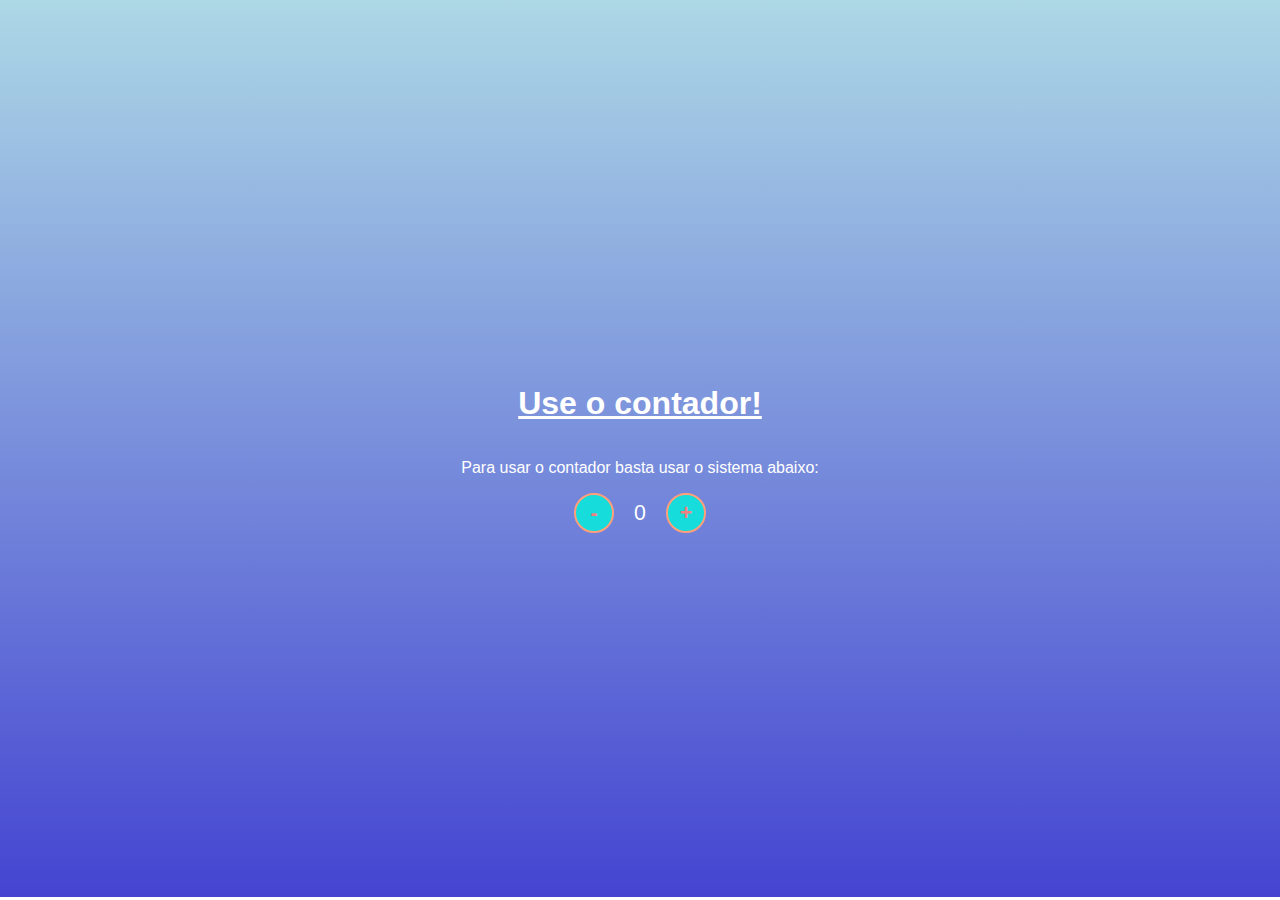
<file: desafio_contador/index.html>
<!DOCTYPE html>
<html lang="pt-br">
<head>
    <meta charset="UTF-8">
    <meta http-equiv="X-UA-Compatible" content="IE=edge">
    <meta name="viewport" content="width=device-width, initial-scale=1.0">
    <link rel="stylesheet" href="./assets/style.css">
    <title>Contador</title>
</head>
<body>
    <h1>Use o contador!</h1>
    <p>Para usar o contador basta usar o sistema abaixo:</p>
    <div id="counter">
        <button name="subtrair" onclick="reduzir()">-</button>
        <span id="currentNumber">0</span>
        <button name="adicionar" onclick="incrementar()">+</button>
    </div>
    <script src="./assets/scripts.js"></script>
</body>
</html>
</file>
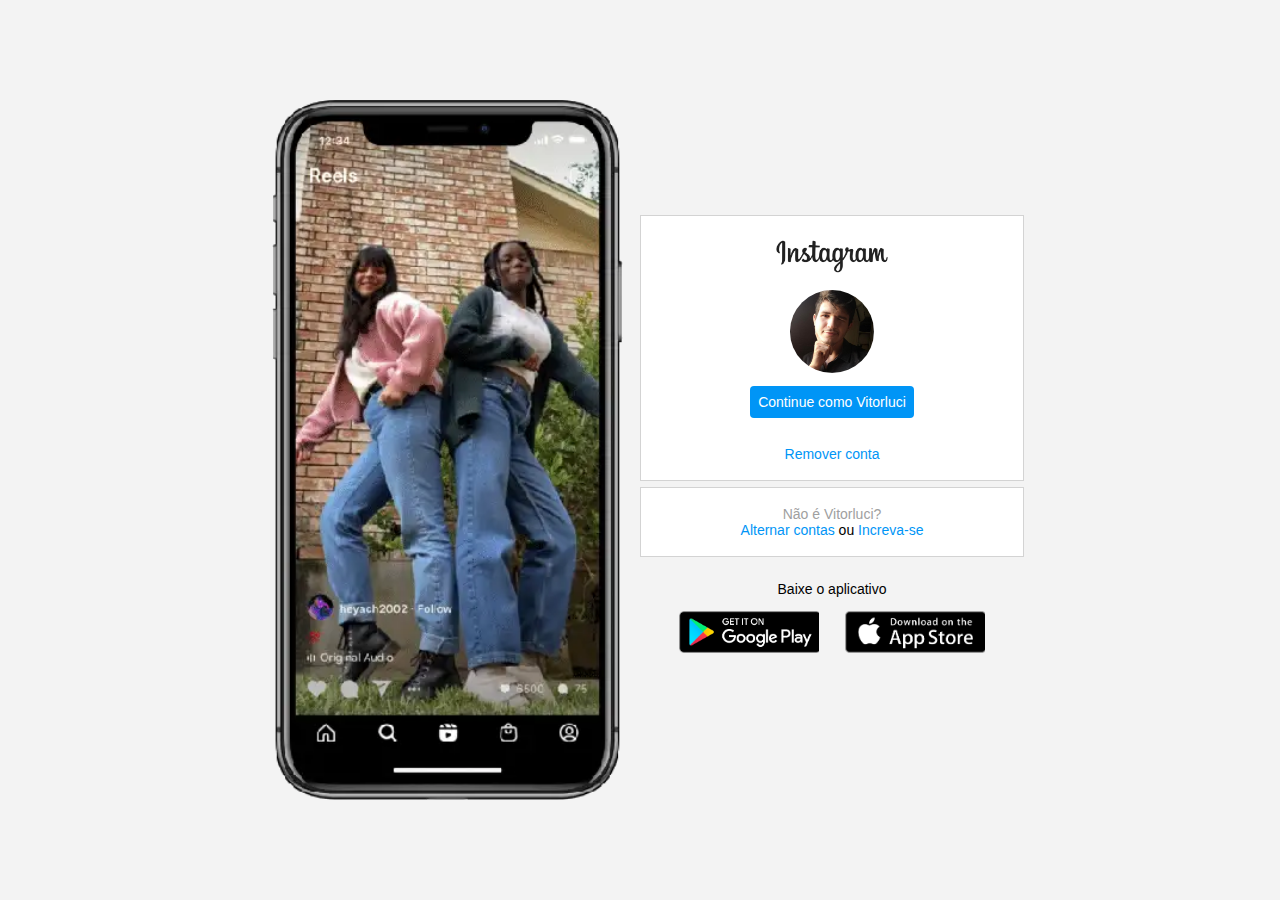
<file: desafio_pagina_instagram/index.html>
<!DOCTYPE html>
<html lang="pt-br">
<head>
    <meta charset="UTF-8">
    <meta http-equiv="X-UA-Compatible" content="IE=edge">
    <meta name="viewport" content="width=device-width, initial-scale=1.0">
    <title>Instagram</title>
    <link rel="stylesheet" href="./style.css">
</head>
<body>
    <div class="instagram-wrapper">
        <div class="instagram-phone">
            <img src="./img/telas_instagram2.png" alt="celular">
        </div>
        <div class="instagram-continue">
            <div class="group">
                <img src="./img/Instagram_logo.svg.png" class="instagram-logo" alt="instagram logo">
                <div class="profile-photo">
                    <img src="./img/Photo_wpp.png" alt="foto de perfil">
                </div>
                <a href="#" class="instagram-login">Continue como Vitorluci</a>
                <a href="#" class="instagram-logout">Remover conta</a>
            </div>
            <div class="group">
                <p class="not-account">Não é Vitorluci?</p>
                <p class="notaccount">
                    <span class="link-blue">Alternar contas</span>
                    ou
                    <span class="link-blue">Increva-se</span>
                </p>
            </div>
            <div class="get-the-app">
                <p class="get-app">Baixe o aplicativo</p>
                <div class="download">
                    <a href="#" class="app-download"></a>
                    <a href="#" class="app-download"></a>
                </div>
            </div>
        </div>
    </div>
</body>
</html>
</file>
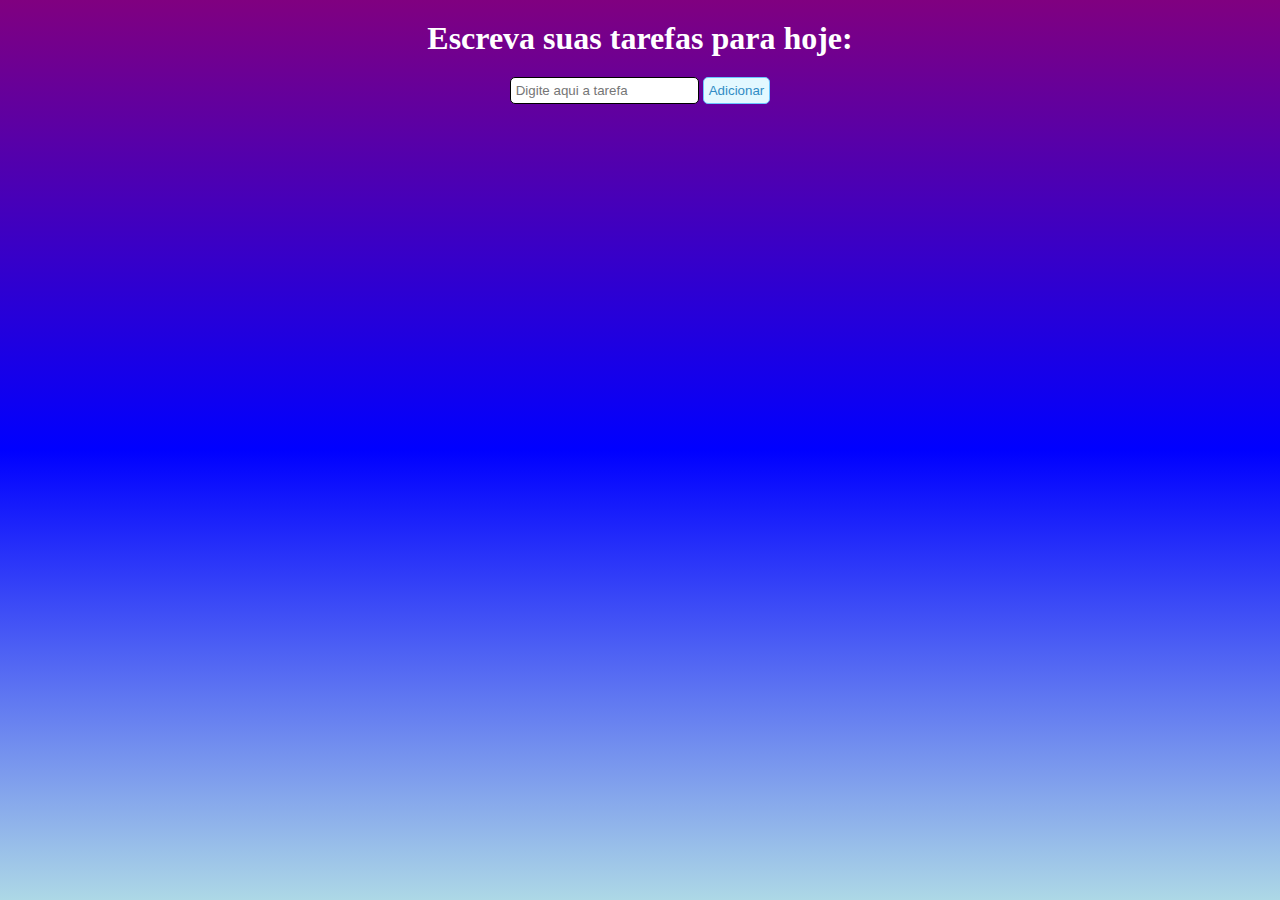
<file: desafio_to_do/index.html>
<!DOCTYPE html>
<html lang="pt-br">
<head>
    <meta charset="UTF-8">
    <meta http-equiv="X-UA-Compatible" content="IE=edge">
    <meta name="viewport" content="width=device-width, initial-scale=1.0">
    <title>To Do List</title>
    <link rel="stylesheet" href="./assets/style.css">
</head>
<body>
    <h1>Escreva suas tarefas para hoje:</h1>
    <div>
        <input type="text" placeholder="Digite aqui a tarefa" id="tarefa">
        <button id="adicona">Adicionar</button>
    </div>
    <div id="areaTarefas"></div>
    <script src="./assets/script.js"></script>
</body>
</html>
</file>
<file: desafio_contador/assets/style.css>
* {
    font-family: 'Open Sans', sans-serif;
}

body{
    color: white;
    display: flex;
    height: 97.9vh;
    align-items: center;
    justify-content: center;
    flex-direction: column;
    background-image: linear-gradient(lightblue, rgb(68, 68, 209));
    background-size: cover;
    background-repeat: no-repeat;
}

h1{
    text-decoration: underline;
}

button {
    height: 40px;
    width: 40px;
    border-radius: 50%;
    border: 2px solid lightsalmon;
    background-color: rgb(22, 220, 220);
    color: lightcoral;
    font-size: 16pt;
    font-weight: 600;
    text-align: center;
}

#counter {
    display: flex;
}

#currentNumber {
    display: flex;
    align-items: center;
    margin: 0 20px;
    font-size: 16pt;
}
</file>
<file: desafio_pagina_instagram/style.css>
* {
    padding: 0px;
    margin: 0px;
    box-sizing: border-box;
    text-decoration: none;
    font-family: sans-serif;
    font-size: 14px;
}

body{
    width: 100%;
    min-height: 100vh;
    background-color: rgb(243, 243, 243);
    margin: 0;
    padding: 0;
    display: flex;
    justify-content: center;
}

.instagram-wrapper{
    display: flex;
    align-items: center;
    justify-content: start;
    width: 60%;
    height: 100vh;
}

.instagram-phone{
    display: flex;
    align-items: center;
    justify-content: center;
    width: 50%;
}

.instagram-phone img{
    height: 50rem;
}

.instagram-continue{
    display: flex;
    align-items: center;
    justify-content: space-around;
    flex-direction: column;
    width: 50%;
    min-height: 34rem;
}

.group{
    display: flex;
    justify-content: space-between;
    align-items: center;
    flex-direction: column;
    background-color: #ffffff;
    width: 100%;
    padding: 1.3rem 0;
    border: 1px solid lightgray;
}

.group:nth-child(1){
    min-height: 19rem;
}

.instagram-logo{
    height: 3rem;
}

.profile-photo{
    display: flex;
    justify-content: center;
    align-items: center;
    border-radius: 50%;
    overflow: hidden;
}

.profile-photo img {
    width: 6rem;
}

.instagram-login {
    background-color: #0095f6;
    color: #ffffff;
    padding: 8px;
    border-radius: 4px;
}

.instagram-logout{
    color: #0095f6;
    margin-top: 1rem;
}

.not-account{
    color: rgb(160, 160 ,160);
}

.link-blue{
    color: #0095f6;
}

.get-the-app{
    display: flex;
    flex-direction: column;
    align-items: center;
    justify-content: center;
    width: 100%;
    padding: 1.3rem 0;
}

.download{
    display: flex;
    width: 100%;
    justify-content: space-evenly;
    align-items: center;
    padding: 1rem;
}

.app-download{
    height: 3rem;
    width: 10rem;
    background-size: cover;
}

.app-download:nth-child(1){
    background-image: url("img/google_play.png");
}

.app-download:nth-child(2){
    background-image: url(img/apple_store.png);
}

@media (max-width: 1024px){
    .instagram-wrapper{
        width: 90%;
    }
}

@media (max-width: 650px){
    body{
        background-color: #ffffff;
    }

    .instagram-wrapper{
        width: 90%;
    }

    .instagram-phone {
        display: none;
    }

    .instagram-continue{
        width: 100%;
    }

    .group{
        border: 1px solid transparent;
    }
}
</file>
<file: desafio_to_do/assets/style.css>
* {
    padding: 0px;
    margin: 0px;
    box-sizing: border-box;
}

body {
    text-align: center;
    display: flex;
    flex-direction: column;
    align-items: center;
    height: 100vh;
    color: white;
    background-image: linear-gradient(purple, blue, lightblue);
    background-attachment: fixed;
}

h1 {
    margin: 20px;
}

button {
    border: 1px solid rgb(105, 197, 255);
    border-radius: 5px;
    background-color: rgb(227, 248, 255);
    color: rgb(49, 140, 197);
    text-align: center;
    padding: 5px;
}

input[type="text"] {
    padding: 5px;
    border-radius: 5px;
    border: 1px solid black;
}

#areaTarefas {
    margin-top: 20px;
    font-size: 1.3em;
    display: flex;
    flex-direction: column;
    row-gap: 2vh;
}

:checked + label{
    text-decoration: line-through;
    color: grey;
}
</file>
